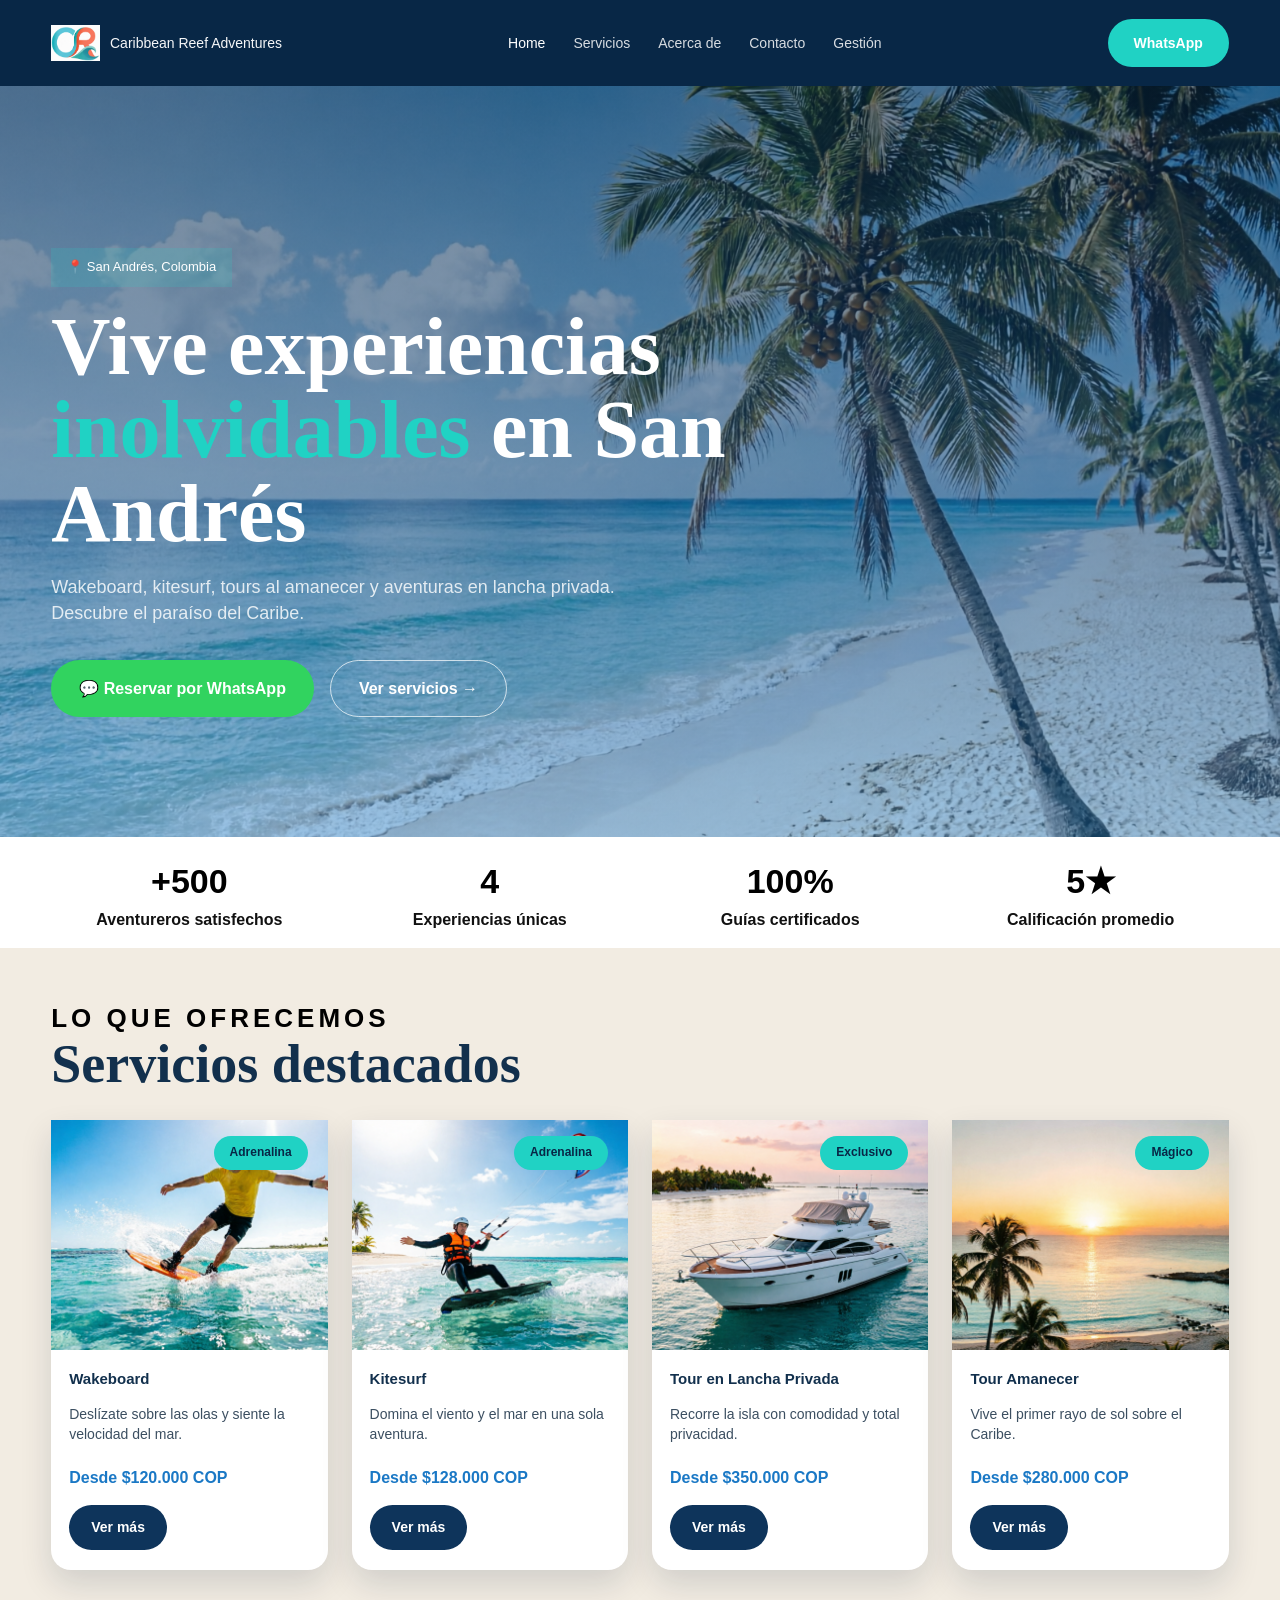
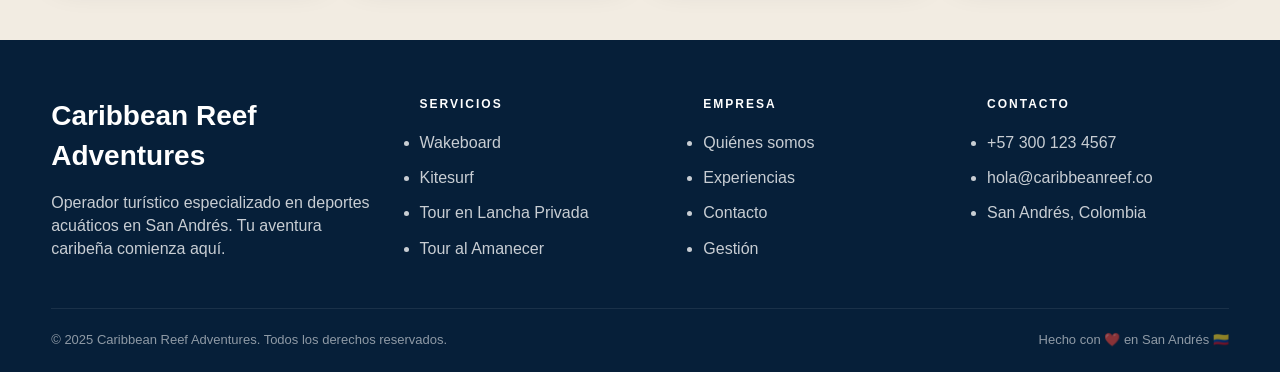
<file: index.html>
<!DOCTYPE html>
<html lang="es">
<head>
    <!-- Configuración básica del documento -->
    <meta charset="UTF-8">

    <!-- Hace que el sitio sea responsive en móviles y tablets -->
    <meta name="viewport" content="width=device-width, initial-scale=1.0">

    <!-- Título que aparece en la pestaña del navegador -->
    <title>Caribbean Reef Adventures | Home</title>

    <!-- Favicon: ícono que aparece junto al título en la pestaña -->
    <link rel="icon" type="image/x-icon" href="favicon.ico">

    <!-- Archivo principal de estilos CSS -->
    <link rel="stylesheet" href="assets/css/styles.css">
</head>

<body>

    <!-- =========================================================
         HEADER / BARRA DE NAVEGACIÓN
         ========================================================= -->
    <header class="site-header">
        <div class="container navbar">

            <!-- Nombre o marca del proyecto -->
            <a class="brand" href="index.html">
                <img src="assets/img/logo.png" alt="Caribbean Reef Adventures" class="brand-logo">
                <span>Caribbean Reef Adventures</span>
            </a>

            <!-- Menú principal -->
            <nav class="nav-links">
                <!-- Esta opción está activa porque estamos en Home -->
                <a href="index.html" class="active">Home</a>

                <a href="services.html">Servicios</a>
                <a href="about.html">Acerca de</a>
                <a href="contact.html">Contacto</a>
                <a href="admin-services.html">Gestión</a>
            </nav>

            <!-- Botón rápido hacia WhatsApp -->
            <a class="whatsapp-header"
               target="_blank"
               href="https://wa.me/573001234567">
                WhatsApp
            </a>
        </div>
    </header>


    <!-- =========================================================
         HERO PRINCIPAL DEL HOME
         ========================================================= -->
    <section class="page-hero page-hero--large hero-with-image"
             style="background-image:
                linear-gradient(180deg, rgba(8,38,71,0.55) 0%, rgba(16,71,125,0.55) 55%, rgba(35,125,200,0.45) 100%),
                url('assets/img/Hero.png');">
        <div class="container hero-home">

            <!-- Ubicación destacada -->
            <div class="location-badge">
                📍 San Andrés, Colombia
            </div>

            <!-- Título principal -->
            <h1 class="home-title serif">
                Vive experiencias
                <span class="accent">inolvidables</span>
                en San Andrés
            </h1>

            <!-- Texto descriptivo -->
            <p class="home-copy">
                Wakeboard, kitesurf, tours al amanecer y aventuras en lancha privada.
                Descubre el paraíso del Caribe.
            </p>

            <!-- Botones principales -->
            <div class="home-actions">
                <!-- Botón para reservar por WhatsApp -->
                <a class="btn btn-primary"
                   target="_blank"
                   href="https://wa.me/573001234567">
                    💬 Reservar por WhatsApp
                </a>

                <!-- Botón para ir a la página de servicios -->
                <a class="btn btn-outline" href="services.html">
                    Ver servicios →
                </a>
            </div>

        </div>
    </section>


    <!-- =========================================================
         BARRA DE MÉTRICAS / INDICADORES
         ========================================================= -->
    <section class="metrics-bar">
        <div class="container metrics-grid">

            <!-- Métrica 1 -->
            <div class="metric">
                <strong>+500</strong>
                <span>Aventureros satisfechos</span>
            </div>

            <!-- Métrica 2 -->
            <div class="metric">
                <strong>4</strong>
                <span>Experiencias únicas</span>
            </div>

            <!-- Métrica 3 -->
            <div class="metric">
                <strong>100%</strong>
                <span>Guías certificados</span>
            </div>

            <!-- Métrica 4 -->
            <div class="metric">
                <strong>5★</strong>
                <span>Calificación promedio</span>
            </div>

        </div>
    </section>


    <!-- =========================================================
         SECCIÓN DE SERVICIOS DESTACADOS
         ========================================================= -->
    <section class="featured-section">
        <div class="container">

            <!-- Texto superior -->
            <div class="featured-title-top">
                LO QUE OFRECEMOS
            </div>

            <!-- Título principal de la sección -->
            <h2 class="featured-title-main serif">
                Servicios destacados
            </h2>

            <!--
              Aquí se renderizan dinámicamente las tarjetas desde JavaScript.
              El contenido se inserta desde main.js usando los datos de services-data.js
            -->
            <div id="featured-services" class="featured-grid"></div>

        </div>
    </section>


    <!-- =========================================================
         FOOTER / PIE DE PÁGINA
         ========================================================= -->
    <footer class="site-footer">
        <div class="container footer-grid">

            <!-- Marca y descripción -->
            <div>
                <div class="footer-brand">Caribbean Reef Adventures</div>
                <p>
                    Operador turístico especializado en deportes acuáticos en San Andrés.
                    Tu aventura caribeña comienza aquí.
                </p>
            </div>

            <!-- Columna de servicios -->
            <div class="footer-column">
                <h4>Servicios</h4>
                <ul>
                    <li>Wakeboard</li>
                    <li>Kitesurf</li>
                    <li>Tour en Lancha Privada</li>
                    <li>Tour al Amanecer</li>
                </ul>
            </div>

            <!-- Columna de empresa -->
            <div class="footer-column">
                <h4>Empresa</h4>
                <ul>
                    <li><a href="about.html">Quiénes somos</a></li>
                    <li><a href="services.html">Experiencias</a></li>
                    <li><a href="contact.html">Contacto</a></li>
                    <li><a href="admin-services.html">Gestión</a></li>
                </ul>
            </div>

            <!-- Columna de contacto -->
            <div class="footer-column">
                <h4>Contacto</h4>
                <ul>
                    <li>+57 300 123 4567</li>
                    <li>hola@caribbeanreef.co</li>
                    <li>San Andrés, Colombia</li>
                </ul>
            </div>

        </div>

        <!-- Parte inferior final del footer -->
        <div class="container footer-bottom">
            <span>© 2025 Caribbean Reef Adventures. Todos los derechos reservados.</span>
            <span>Hecho con ❤️ en San Andrés 🇨🇴</span>
        </div>
    </footer>


    <!-- =========================================================
         ARCHIVOS JAVASCRIPT
         ========================================================= -->
    <!--
      Este archivo contiene los datos de los servicios.
      Actúa como respaldo local si el JSON no carga con fetch.
    -->
    <script src="assets/js/services-data.js"></script>

    <!--
      Este archivo contiene la lógica principal del sitio:
      - renderizado dinámico de servicios
      - favoritos
      - vista detalle expandible
      - servicios destacados del Home
    -->
    <script src="assets/js/main.js"></script>

</body>
</html>
</file>
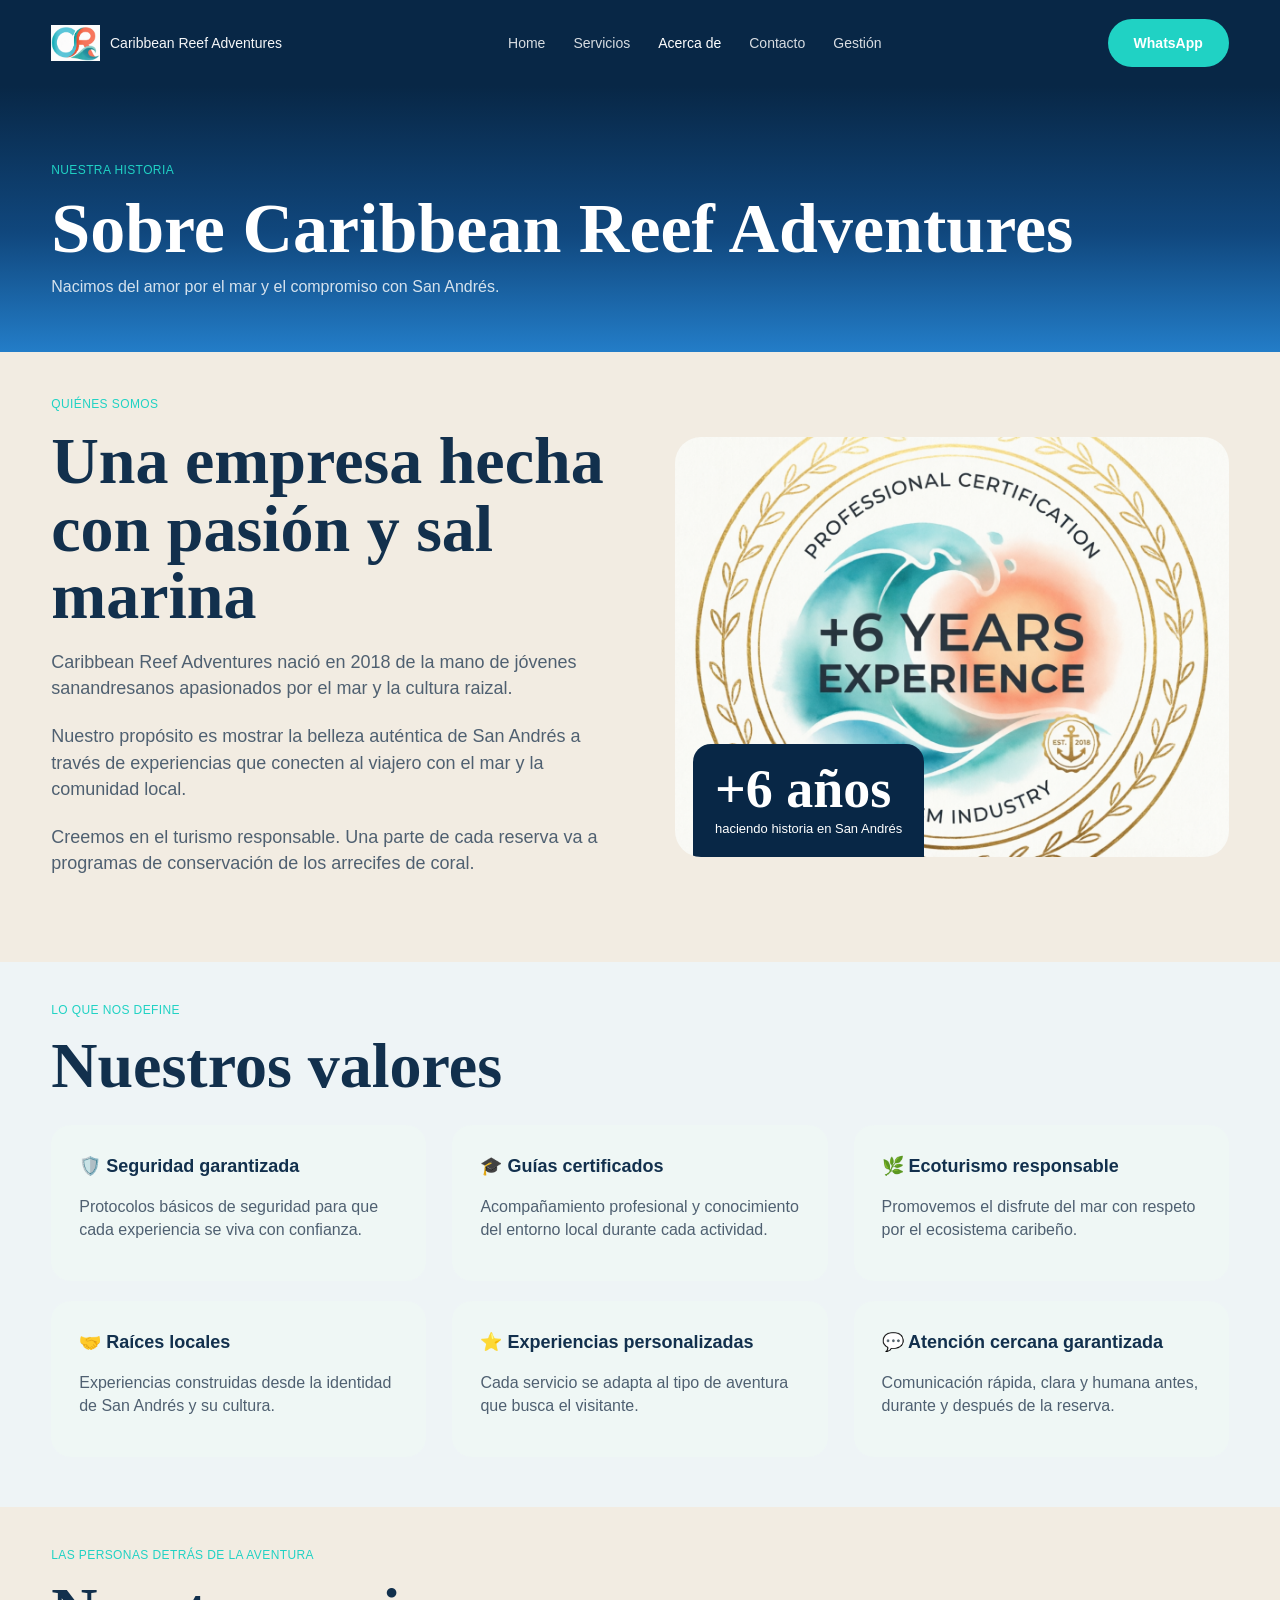
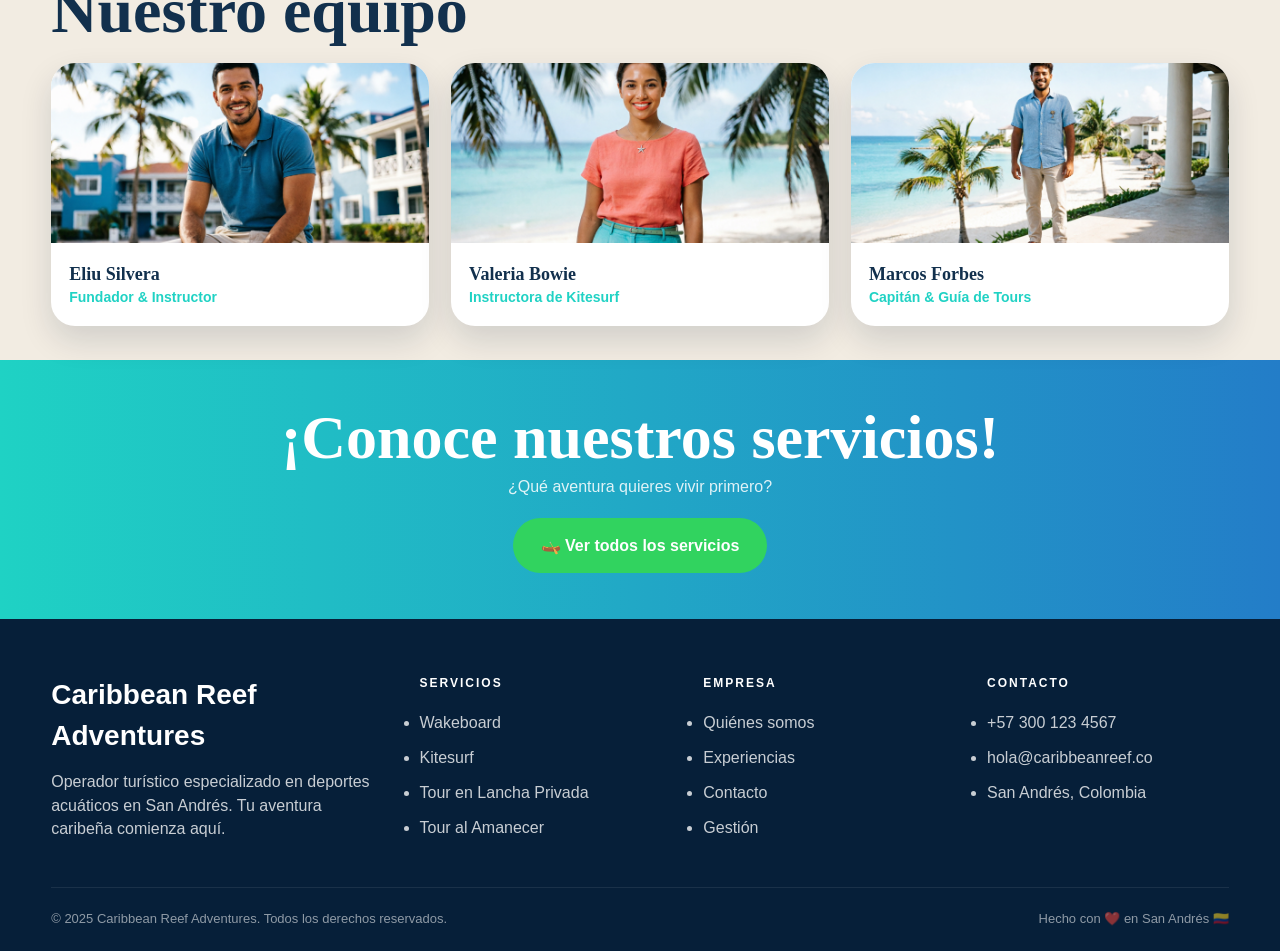
<file: about.html>
<!DOCTYPE html>
<html lang="es">
<head>
    <!-- Configuración básica del documento -->
    <meta charset="UTF-8">
    <meta name="viewport" content="width=device-width, initial-scale=1.0">

    <!-- Título que aparece en la pestaña del navegador -->
    <title>Caribbean Reef Adventures | Acerca de</title>

    <!-- Favicon: ícono que aparece junto al título en la pestaña -->
    <link rel="icon" type="image/x-icon" href="favicon.ico">

    <!-- Conexión con los estilos CSS -->
    <link rel="stylesheet" href="assets/css/styles.css">
</head>

<body>

    <!-- ================= HEADER / NAVBAR ================= -->
    <header class="site-header">
        <div class="container navbar">

            <!-- Nombre / logo -->
            <a class="brand" href="index.html">
                <img src="assets/img/logo.png" alt="Caribbean Reef Adventures" class="brand-logo">
                <span>Caribbean Reef Adventures</span>
            </a>

            <!-- Menú de navegación -->
            <nav class="nav-links">
                <a href="index.html">Home</a>
                <a href="services.html">Servicios</a>

                <!-- Página activa -->
                <a href="about.html" class="active">Acerca de</a>

                <a href="contact.html">Contacto</a>
                <a href="admin-services.html">Gestión</a>
            </nav>

            <!-- Botón de WhatsApp -->
            <a class="whatsapp-header" target="_blank"
               href="https://wa.me/573001234567">
                WhatsApp
            </a>

        </div>
    </header>

    <!-- ================= HERO (PARTE SUPERIOR AZUL) ================= -->
    <section class="page-hero page-hero--compact gradient-ocean">
        <div class="container">

            <!-- Texto pequeño -->
            <div class="eyebrow">Nuestra historia</div>

            <!-- Título principal -->
            <h1 class="about-hero-title serif">
                Sobre Caribbean Reef Adventures
            </h1>

            <!-- Descripción -->
            <p class="about-hero-copy">
                Nacimos del amor por el mar y el compromiso con San Andrés.
            </p>

        </div>
    </section>

    <!-- ================= SECCIÓN PRINCIPAL ================= -->
    <section class="about-main">
        <div class="container about-grid">

            <!-- Texto -->
            <div class="about-text">

                <div class="eyebrow">Quiénes somos</div>

                <h2 class="about-heading serif">
                    Una empresa hecha con pasión y sal marina
                </h2>

                <p>
                    Caribbean Reef Adventures nació en 2018 de la mano de jóvenes sanandresanos apasionados por el mar y la cultura raizal.
                </p>

                <p>
                    Nuestro propósito es mostrar la belleza auténtica de San Andrés a través de experiencias que conecten al viajero con el mar y la comunidad local.
                </p>

                <p>
                    Creemos en el turismo responsable. Una parte de cada reserva va a programas de conservación de los arrecifes de coral.
                </p>

            </div>

            <!-- Imagen decorativa -->
            <div class="about-image-box"
                 style="background-image:url('assets/img/Badge.png');">

                <!-- Caja de años -->
                <div class="about-years">
                    <strong>+6 años</strong>
                    <span>haciendo historia en San Andrés</span>
                </div>

            </div>

        </div>
    </section>

    <!-- ================= VALORES ================= -->
    <section class="values-section">
        <div class="container">

            <!-- Título -->
            <div class="center">
                <div class="eyebrow">Lo que nos define</div>
                <h2 class="values-title serif">Nuestros valores</h2>
            </div>

            <!-- Tarjetas -->
            <div class="values-grid">

                <article class="value-card">
                    <h3>🛡️ Seguridad garantizada</h3>
                    <p>Protocolos básicos de seguridad para que cada experiencia se viva con confianza.</p>
                </article>

                <article class="value-card">
                    <h3>🎓 Guías certificados</h3>
                    <p>Acompañamiento profesional y conocimiento del entorno local durante cada actividad.</p>
                </article>

                <article class="value-card">
                    <h3>🌿 Ecoturismo responsable</h3>
                    <p>Promovemos el disfrute del mar con respeto por el ecosistema caribeño.</p>
                </article>

                <article class="value-card">
                    <h3>🤝 Raíces locales</h3>
                    <p>Experiencias construidas desde la identidad de San Andrés y su cultura.</p>
                </article>

                <article class="value-card">
                    <h3>⭐ Experiencias personalizadas</h3>
                    <p>Cada servicio se adapta al tipo de aventura que busca el visitante.</p>
                </article>

                <article class="value-card">
                    <h3>💬 Atención cercana garantizada</h3>
                    <p>Comunicación rápida, clara y humana antes, durante y después de la reserva.</p>
                </article>

            </div>
        </div>
    </section>

    <!-- ================= EQUIPO ================= -->
    <section class="team-section">
        <div class="container">

            <div class="center">
                <div class="eyebrow">Las personas detrás de la aventura</div>
                <h2 class="team-title serif">Nuestro equipo</h2>
            </div>

            <div class="team-grid">

                <article class="team-card">
                    <div class="team-photo"
                         style="background-image:url('assets/img/team/Eliu.png');"></div>
                    <div class="body">
                        <h3>Eliu Silvera</h3>
                        <p>Fundador & Instructor</p>
                    </div>
                </article>

                <article class="team-card">
                    <div class="team-photo"
                         style="background-image:url('assets/img/team/Valeria.png');"></div>
                    <div class="body">
                        <h3>Valeria Bowie</h3>
                        <p>Instructora de Kitesurf</p>
                    </div>
                </article>

                <article class="team-card">
                    <div class="team-photo"
                         style="background-image:url('assets/img/team/Marcos.png');"></div>
                    <div class="body">
                        <h3>Marcos Forbes</h3>
                        <p>Capitán & Guía de Tours</p>
                    </div>
                </article>

            </div>
        </div>

        <!-- CTA FINAL -->
        <div class="cta-strip">
            <div class="container" style="text-align:center">
                <h2>¡Conoce nuestros servicios!</h2>
                <p>¿Qué aventura quieres vivir primero?</p>

                <a class="btn btn-primary" href="services.html">
                    🛶 Ver todos los servicios
                </a>
            </div>
        </div>
    </section>

    <!-- ================= FOOTER ================= -->
    <footer class="site-footer">
        <div class="container footer-grid">

            <!-- Marca -->
            <div>
                <div class="footer-brand">Caribbean Reef Adventures</div>
                <p>
                    Operador turístico especializado en deportes acuáticos en San Andrés.
                    Tu aventura caribeña comienza aquí.
                </p>
            </div>

            <!-- Servicios -->
            <div class="footer-column">
                <h4>Servicios</h4>
                <ul>
                    <li>Wakeboard</li>
                    <li>Kitesurf</li>
                    <li>Tour en Lancha Privada</li>
                    <li>Tour al Amanecer</li>
                </ul>
            </div>

            <!-- Empresa -->
            <div class="footer-column">
                <h4>Empresa</h4>
                <ul>
                    <li><a href="about.html">Quiénes somos</a></li>
                    <li><a href="services.html">Experiencias</a></li>
                    <li><a href="contact.html">Contacto</a></li>
                    <li><a href="admin-services.html">Gestión</a></li>
                </ul>
            </div>

            <!-- Contacto -->
            <div class="footer-column">
                <h4>Contacto</h4>
                <ul>
                    <li>+57 300 123 4567</li>
                    <li>hola@caribbeanreef.co</li>
                    <li>San Andrés, Colombia</li>
                </ul>
            </div>

        </div>

        <!-- Parte final -->
        <div class="container footer-bottom">
            <span>© 2025 Caribbean Reef Adventures. Todos los derechos reservados.</span>
            <span>Hecho con ❤️ en San Andrés 🇨🇴</span>
        </div>
    </footer>

</body>
</html>
</file>
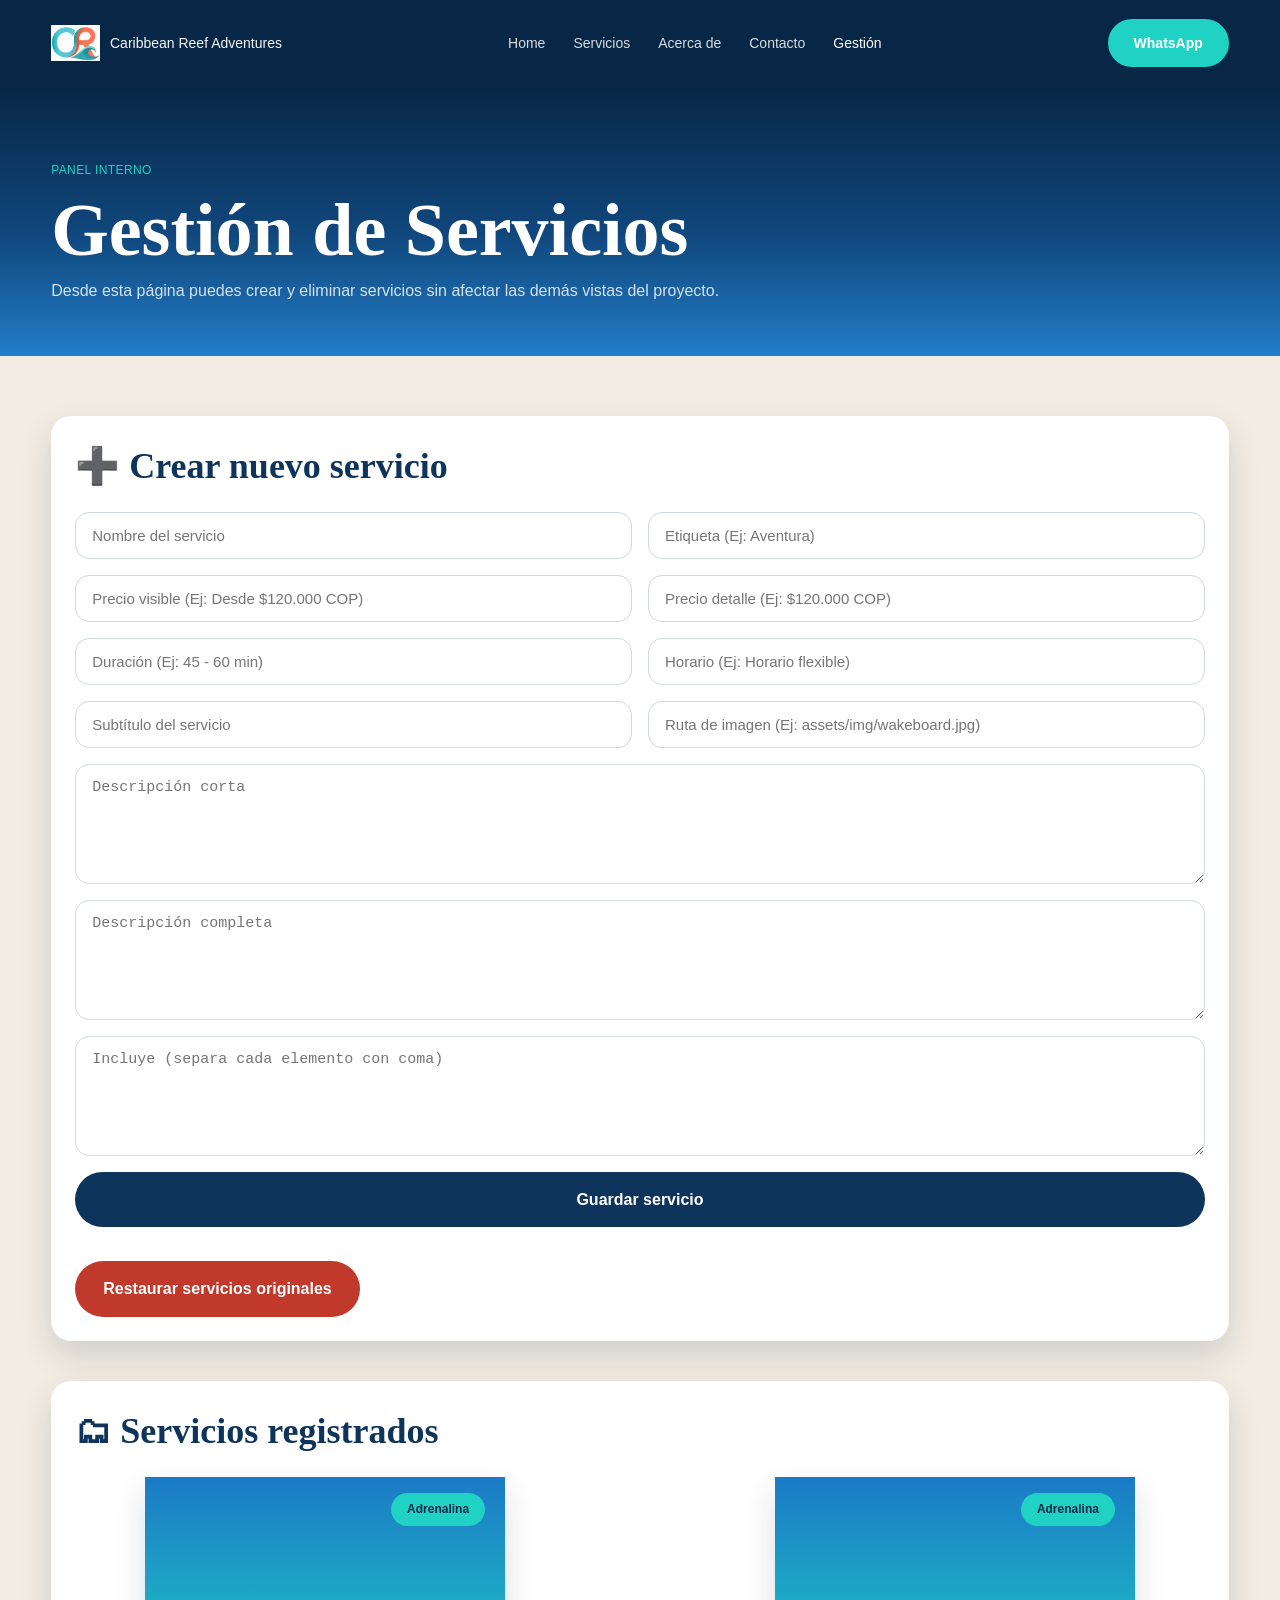
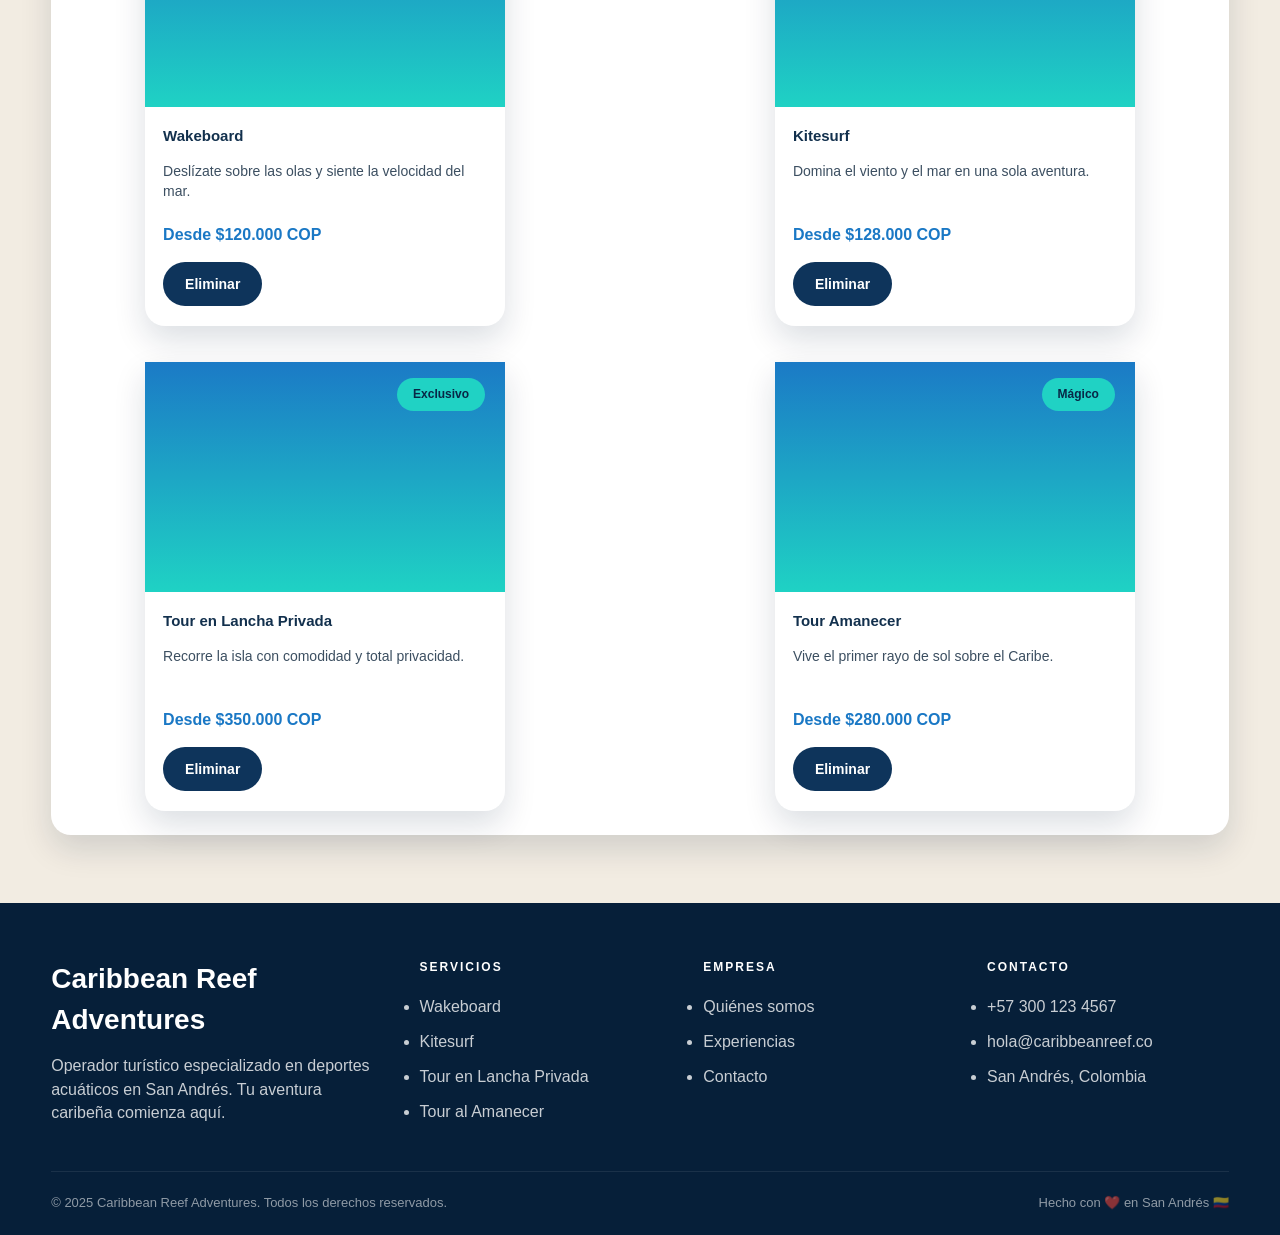
<file: admin-services.html>
<!DOCTYPE html>
<html lang="es">
<head>
    <!-- =========================================================
         CONFIGURACIÓN BÁSICA DEL DOCUMENTO
         ========================================================= -->
    <!-- Define la codificación de caracteres para soportar tildes y ñ -->
    <meta charset="UTF-8">

    <!-- Hace que la página se adapte correctamente a móviles y tablets -->
    <meta name="viewport" content="width=device-width, initial-scale=1.0">

    <!-- Título que aparece en la pestaña del navegador -->
    <title>Caribbean Reef Adventures | Gestión de Servicios</title>

    <!-- Favicon: ícono que aparece junto al título en la pestaña -->
    <link rel="icon" type="image/x-icon" href="favicon.ico">

    <!-- Conexión con la hoja de estilos principal -->
    <link rel="stylesheet" href="assets/css/styles.css">
</head>

<body>

    <!-- =========================================================
         HEADER / BARRA DE NAVEGACIÓN
         ========================================================= -->
    <header class="site-header">
        <div class="container navbar">

            <!-- Marca o nombre principal del proyecto -->
            <a class="brand" href="index.html">
                <img src="assets/img/logo.png" alt="Caribbean Reef Adventures" class="brand-logo">
                <span>Caribbean Reef Adventures</span>
            </a>

            <!-- Menú de navegación principal -->
            <nav class="nav-links">
                <a href="index.html">Home</a>
                <a href="services.html">Servicios</a>
                <a href="about.html">Acerca de</a>
                <a href="contact.html">Contacto</a>

                <!-- Esta opción aparece activa porque estamos en la página de gestión -->
                <a href="admin-services.html" class="active">Gestión</a>
            </nav>

            <!-- Botón directo a WhatsApp -->
            <a class="whatsapp-header"
               target="_blank"
               href="https://wa.me/573001234567">
                WhatsApp
            </a>
        </div>
    </header>


    <!-- =========================================================
         HERO / ENCABEZADO DE LA PÁGINA
         ========================================================= -->
    <section class="page-hero page-hero--compact gradient-ocean">
        <div class="container">

            <!-- Texto pequeño superior -->
            <div class="eyebrow">Panel interno</div>

            <!-- Título principal -->
            <h1 class="services-title serif">Gestión de Servicios</h1>

            <!-- Descripción breve -->
            <p style="color: rgba(255, 255, 255, 0.82);">
                Desde esta página puedes crear y eliminar servicios sin afectar las demás vistas del proyecto.
            </p>
        </div>
    </section>


    <!-- =========================================================
         CONTENIDO PRINCIPAL DEL MINI CRUD
         ========================================================= -->
    <section class="services-layout">
        <div class="container">

            <!-- =====================================================
                 BLOQUE 1: FORMULARIO PARA CREAR NUEVOS SERVICIOS
                 ===================================================== -->
            <section class="crud-section">

                <!-- Título del bloque -->
                <h2 class="serif">➕ Crear nuevo servicio</h2>

                <!--
                  Formulario principal para registrar un nuevo servicio.

                  Cada campo representa una propiedad del objeto servicio
                  que luego será guardado en localStorage desde admin-services.js
                -->
                <form id="service-form" class="crud-form">

                    <!-- Nombre visible del servicio -->
                    <input type="text"
                           id="name"
                           placeholder="Nombre del servicio"
                           required>

                    <!-- Etiqueta o categoría del servicio -->
                    <input type="text"
                           id="tag"
                           placeholder="Etiqueta (Ej: Aventura)"
                           required>

                    <!-- Precio corto que se muestra en la card -->
                    <input type="text"
                           id="priceLabel"
                           placeholder="Precio visible (Ej: Desde $120.000 COP)"
                           required>

                    <!-- Precio detallado que se muestra en el detalle -->
                    <input type="text"
                           id="priceDetail"
                           placeholder="Precio detalle (Ej: $120.000 COP)"
                           required>

                    <!-- Duración del servicio -->
                    <input type="text"
                           id="duration"
                           placeholder="Duración (Ej: 45 - 60 min)"
                           required>

                    <!-- Horario o disponibilidad -->
                    <input type="text"
                           id="schedule"
                           placeholder="Horario (Ej: Horario flexible)"
                           required>

                    <!-- Subtítulo llamativo para el detalle del servicio -->
                    <input type="text"
                           id="subtitle"
                           placeholder="Subtítulo del servicio"
                           required>

                    <!-- Ruta de la imagen representativa -->
                    <input type="text"
                           id="image"
                           placeholder="Ruta de imagen (Ej: assets/img/wakeboard.jpg)"
                           required>

                    <!-- Descripción corta del servicio -->
                    <textarea id="shortDescription"
                              placeholder="Descripción corta"
                              required></textarea>

                    <!-- Descripción completa del servicio -->
                    <textarea id="description"
                              placeholder="Descripción completa"
                              required></textarea>

                    <!-- Lista de elementos incluidos -->
                    <textarea id="includes"
                              placeholder="Incluye (separa cada elemento con coma)"
                              required></textarea>

                    <!-- Botón para guardar el nuevo servicio -->
                    <button type="submit" class="btn btn-dark">
                        Guardar servicio
                    </button>
                </form>

                <!--
                  Contenedor donde JavaScript mostrará mensajes
                  de éxito o error al usuario
                -->
                <div id="crud-message" class="form-message"></div>

                <button type="button" id="restore-services-btn" class="btn btn-restore">
                    Restaurar servicios originales
                </button>
            </section>


            <!-- =====================================================
                 BLOQUE 2: LISTADO DE SERVICIOS REGISTRADOS
                 ===================================================== -->
            <section class="crud-section">

                <!-- Título del bloque -->
                <h2 class="serif">🗂 Servicios registrados</h2>

                <!--
                  Contenedor donde se renderizan dinámicamente
                  todos los servicios visibles del catálogo.

                  Aquí aparecen:
                  - servicios base
                  - servicios creados manualmente
                  - cada uno con opción de eliminar desde esta página
                -->
                <div id="admin-services-list" class="services-grid"></div>
            </section>

        </div>
    </section>


    <!-- =========================================================
         FOOTER / PIE DE PÁGINA
         ========================================================= -->
    <footer class="site-footer">
        <div class="container footer-grid">

            <!-- Marca y descripción -->
            <div>
                <div class="footer-brand">Caribbean Reef Adventures</div>
                <p>
                    Operador turístico especializado en deportes acuáticos en San Andrés.
                    Tu aventura caribeña comienza aquí.
                </p>
            </div>

            <!-- Columna: Servicios -->
            <div class="footer-column">
                <h4>Servicios</h4>
                <ul>
                    <li>Wakeboard</li>
                    <li>Kitesurf</li>
                    <li>Tour en Lancha Privada</li>
                    <li>Tour al Amanecer</li>
                </ul>
            </div>

            <!-- Columna: Empresa -->
            <div class="footer-column">
                <h4>Empresa</h4>
                <ul>
                    <li><a href="about.html">Quiénes somos</a></li>
                    <li><a href="services.html">Experiencias</a></li>
                    <li><a href="contact.html">Contacto</a></li>
                </ul>
            </div>

            <!-- Columna: Contacto -->
            <div class="footer-column">
                <h4>Contacto</h4>
                <ul>
                    <li>+57 300 123 4567</li>
                    <li>hola@caribbeanreef.co</li>
                    <li>San Andrés, Colombia</li>
                </ul>
            </div>
        </div>

        <!-- Parte inferior del footer -->
        <div class="container footer-bottom">
            <span>© 2025 Caribbean Reef Adventures. Todos los derechos reservados.</span>
            <span>Hecho con ❤️ en San Andrés 🇨🇴</span>
        </div>
    </footer>


    <!-- =========================================================
         ARCHIVO JAVASCRIPT DEL MINI CRUD
         =========================================================

         Este archivo se encarga de:
         - leer el formulario
         - crear servicios nuevos
         - guardarlos en localStorage
         - mostrar los servicios registrados
         - eliminar servicios desde esta página
    -->
    <!--
      Datos base de servicios. Se usa como respaldo si el navegador no carga
      assets/data/services.json cuando el proyecto se abre con doble clic.
    -->
    <script src="assets/js/services-data.js"></script>

    <script src="assets/js/admin-services.js"></script>

</body>
</html>
</file>
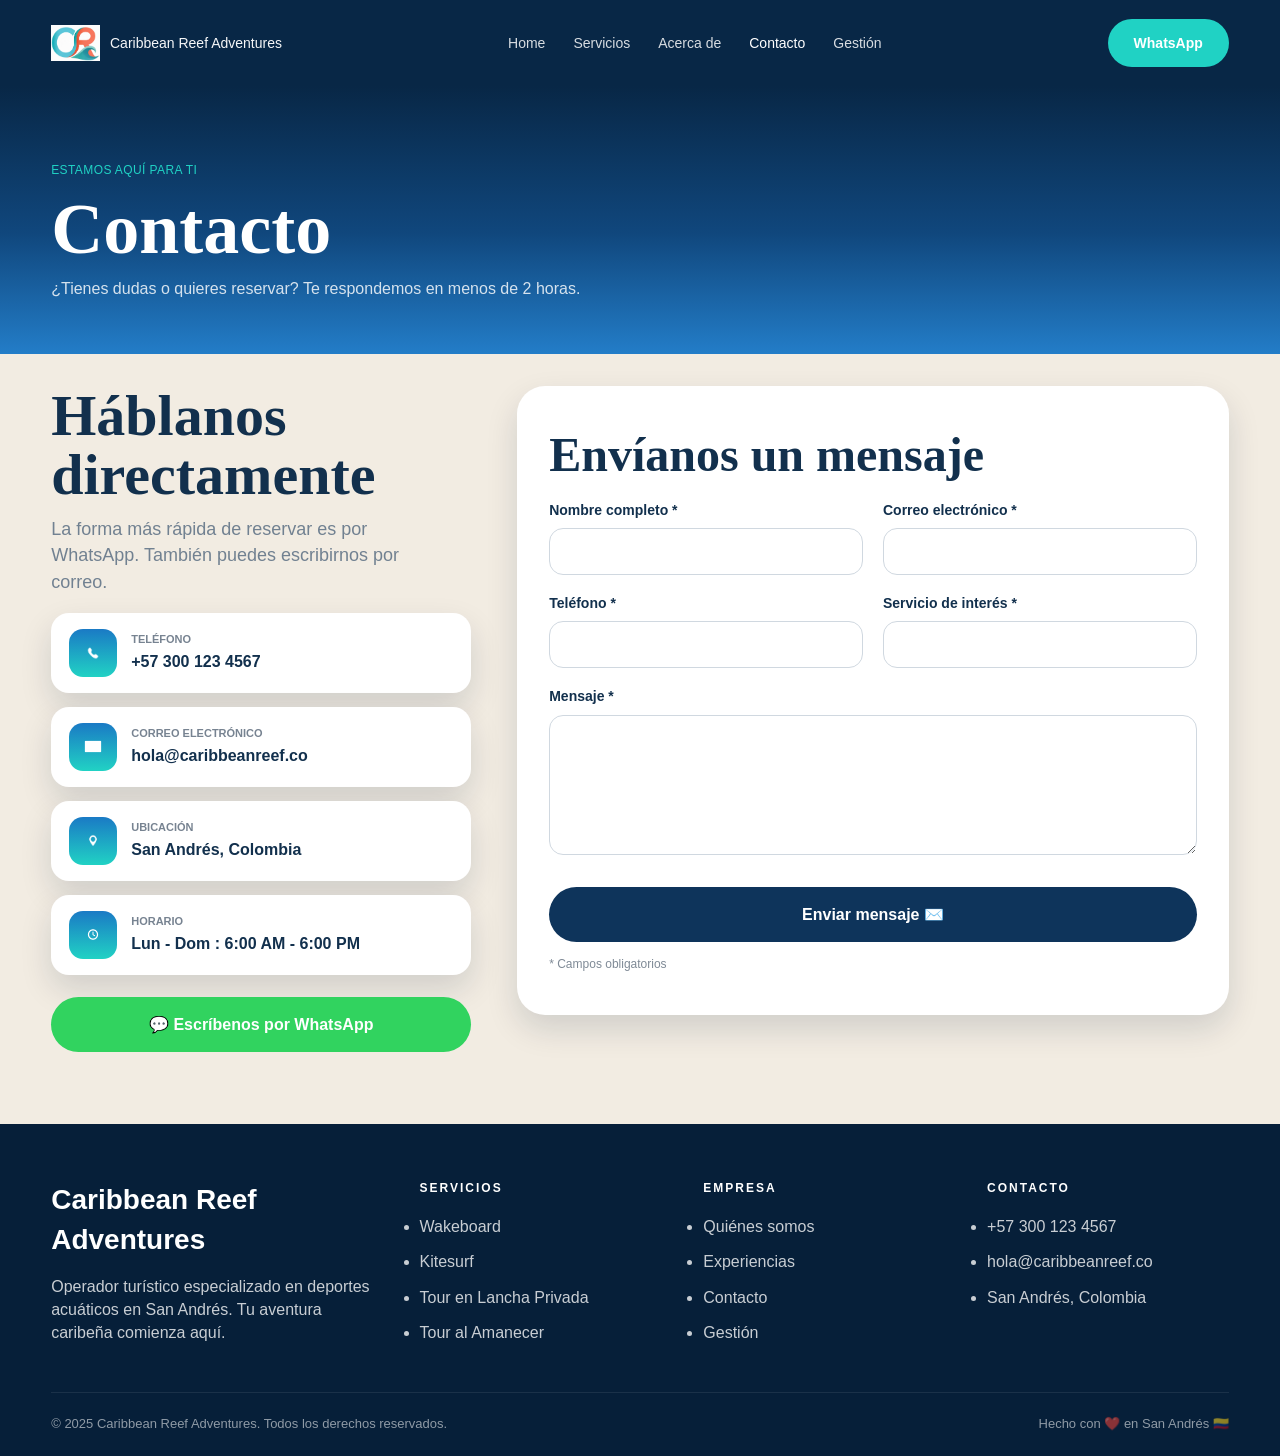
<file: contact.html>
<!DOCTYPE html>
<html lang="es">
<head>
    <!-- Configuración básica del documento -->
    <meta charset="UTF-8">

    <!-- Hace que el diseño se adapte correctamente a móviles y tablets -->
    <meta name="viewport" content="width=device-width, initial-scale=1.0">

    <!-- Título que aparece en la pestaña del navegador -->
    <title>Caribbean Reef Adventures | Contacto</title>

    <!-- Favicon: ícono que aparece junto al título en la pestaña -->
    <link rel="icon" type="image/x-icon" href="favicon.ico">

    <!-- Enlace al archivo principal de estilos -->
    <link rel="stylesheet" href="assets/css/styles.css">
</head>

<body>

    <!-- =========================================================
         HEADER / BARRA DE NAVEGACIÓN
         ========================================================= -->
    <header class="site-header">
        <div class="container navbar">

            <!-- Nombre o marca del proyecto -->
            <a class="brand" href="index.html">
                <img src="assets/img/logo.png" alt="Caribbean Reef Adventures" class="brand-logo">
                <span>Caribbean Reef Adventures</span>
            </a>

            <!-- Menú principal de navegación -->
            <nav class="nav-links">
                <a href="index.html">Home</a>
                <a href="services.html">Servicios</a>
                <a href="about.html">Acerca de</a>

                <!-- Esta opción está activa porque estamos en la página de contacto -->
                <a href="contact.html" class="active">Contacto</a>
                <a href="admin-services.html">Gestión</a>
            </nav>

            <!-- Botón rápido de contacto por WhatsApp -->
            <a class="whatsapp-header"
               target="_blank"
               href="https://wa.me/573001234567">
                WhatsApp
            </a>
        </div>
    </header>


    <!-- =========================================================
         HERO / ENCABEZADO PRINCIPAL DE LA PÁGINA
         ========================================================= -->
    <section class="page-hero page-hero--compact gradient-ocean">
        <div class="container">

            <!-- Texto pequeño superior -->
            <div class="eyebrow">Estamos aquí para ti</div>

            <!-- Título principal -->
            <h1 class="contact-hero-title serif">Contacto</h1>

            <!-- Texto descriptivo -->
            <p style="color: rgba(255, 255, 255, 0.82);">
                ¿Tienes dudas o quieres reservar? Te respondemos en menos de 2 horas.
            </p>
        </div>
    </section>


    <!-- =========================================================
         SECCIÓN PRINCIPAL DE CONTACTO
         ========================================================= -->
    <section class="contact-layout">
        <div class="container contact-grid">

            <!-- =========================================
                 COLUMNA IZQUIERDA: INFORMACIÓN DIRECTA
                 ========================================= -->
            <div class="contact-left">

                <!-- Título de la sección -->
                <h2>Háblanos directamente</h2>

                <!-- Texto explicativo -->
                <p>
                    La forma más rápida de reservar es por WhatsApp.
                    También puedes escribirnos por correo.
                </p>

                <!-- Lista de tarjetas con información de contacto -->
                <div class="contact-info-list">

                    <!-- Tarjeta: Teléfono -->
                    <article class="contact-info-card">
                        <div class="icon">
                            <img src="assets/img/icons/icono_tel.png" alt="Teléfono">
                        </div>
                        <div>
                            <small>Teléfono</small>
                            <strong>+57 300 123 4567</strong>
                        </div>
                    </article>

                    <!-- Tarjeta: Correo -->
                    <article class="contact-info-card">
                        <div class="icon">
                            <img src="assets/img/icons/icono_mail.png" alt="Correo">
                        </div>
                        <div>
                            <small>Correo electrónico</small>
                            <strong>hola@caribbeanreef.co</strong>
                        </div>
                    </article>

                    <!-- Tarjeta: Ubicación -->
                    <article class="contact-info-card">
                        <div class="icon">
                            <img src="assets/img/icons/icono_place.png" alt="Ubicación">
                        </div>
                        <div>
                            <small>Ubicación</small>
                            <strong>San Andrés, Colombia</strong>
                        </div>
                    </article>

                    <!-- Tarjeta: Horario -->
                    <article class="contact-info-card">
                        <div class="icon">
                            <img src="assets/img/icons/icono_hora.png" alt="Horario">
                        </div>
                        <div>
                            <small>Horario</small>
                            <strong>Lun - Dom : 6:00 AM - 6:00 PM</strong>
                        </div>
                    </article>
                </div>

                <!-- Botón grande para escribir directamente por WhatsApp -->
                <a class="btn btn-primary contact-whatsapp"
                   target="_blank"
                   href="https://wa.me/573001234567">
                    💬 Escríbenos por WhatsApp
                </a>
            </div>


            <!-- =========================================
                 COLUMNA DERECHA: FORMULARIO DE CONTACTO
                 ========================================= -->
            <div class="contact-form-box">

                <!-- Título del formulario -->
                <h2>Envíanos un mensaje</h2>

                <!-- Formulario principal -->
                <form id="contact-form">
                    <div class="form-grid">

                        <!-- Campo: Nombre completo -->
                        <div class="form-group">
                            <label for="name">Nombre completo *</label>
                            <input class="input" id="name" type="text">
                        </div>

                        <!-- Campo: Correo electrónico -->
                        <div class="form-group">
                            <label for="email">Correo electrónico *</label>
                            <input class="input" id="email" type="email">
                        </div>

                        <!-- Campo: Teléfono -->
                        <div class="form-group">
                            <label for="phone">Teléfono *</label>
                            <input class="input" id="phone" type="text">
                        </div>

                        <!-- Campo: Servicio de interés -->
                        <div class="form-group">
                            <label for="service">Servicio de interés *</label>
                            <input class="input" id="service" type="text">
                        </div>

                        <!-- Campo: Mensaje -->
                        <div class="form-group full">
                            <label for="details">Mensaje *</label>
                            <textarea class="input textarea" id="details"></textarea>
                        </div>

                        <!-- Botón de envío + mensajes -->
                        <div class="full">
                            <button class="btn btn-dark form-submit" type="submit">
                                Enviar mensaje ✉️
                            </button>

                            <!-- Nota de campos obligatorios -->
                            <div class="form-note">* Campos obligatorios</div>

                            <!-- Aquí se mostrará el mensaje de éxito o error desde contact.js -->
                            <div id="form-message" class="form-message"></div>
                        </div>

                    </div>
                </form>
            </div>

        </div>
    </section>


    <!-- =========================================================
         FOOTER / PIE DE PÁGINA
         ========================================================= -->
    <footer class="site-footer">
        <div class="container footer-grid">

            <!-- Marca o descripción del proyecto -->
            <div>
                <div class="footer-brand">Caribbean Reef Adventures</div>
                <p>
                    Operador turístico especializado en deportes acuáticos en San Andrés.
                    Tu aventura caribeña comienza aquí.
                </p>
            </div>

            <!-- Columna: Servicios -->
            <div class="footer-column">
                <h4>Servicios</h4>
                <ul>
                    <li>Wakeboard</li>
                    <li>Kitesurf</li>
                    <li>Tour en Lancha Privada</li>
                    <li>Tour al Amanecer</li>
                </ul>
            </div>

            <!-- Columna: Empresa -->
            <div class="footer-column">
                <h4>Empresa</h4>
                <ul>
                    <li><a href="about.html">Quiénes somos</a></li>
                    <li><a href="services.html">Experiencias</a></li>
                    <li><a href="contact.html">Contacto</a></li>
                    <li><a href="admin-services.html">Gestión</a></li>
                </ul>
            </div>

            <!-- Columna: Datos de contacto -->
            <div class="footer-column">
                <h4>Contacto</h4>
                <ul>
                    <li>+57 300 123 4567</li>
                    <li>hola@caribbeanreef.co</li>
                    <li>San Andrés, Colombia</li>
                </ul>
            </div>

        </div>

        <!-- Parte inferior del footer -->
        <div class="container footer-bottom">
            <span>© 2025 Caribbean Reef Adventures. Todos los derechos reservados.</span>
            <span>Hecho con ❤️ en San Andrés 🇨🇴</span>
        </div>
    </footer>


    <!-- =========================================================
         ARCHIVO JAVASCRIPT DEL FORMULARIO
         =========================================================
         Este archivo contiene la validación del formulario de contacto.
         -->
    <script src="assets/js/contact.js"></script>

</body>
</html>
</file>
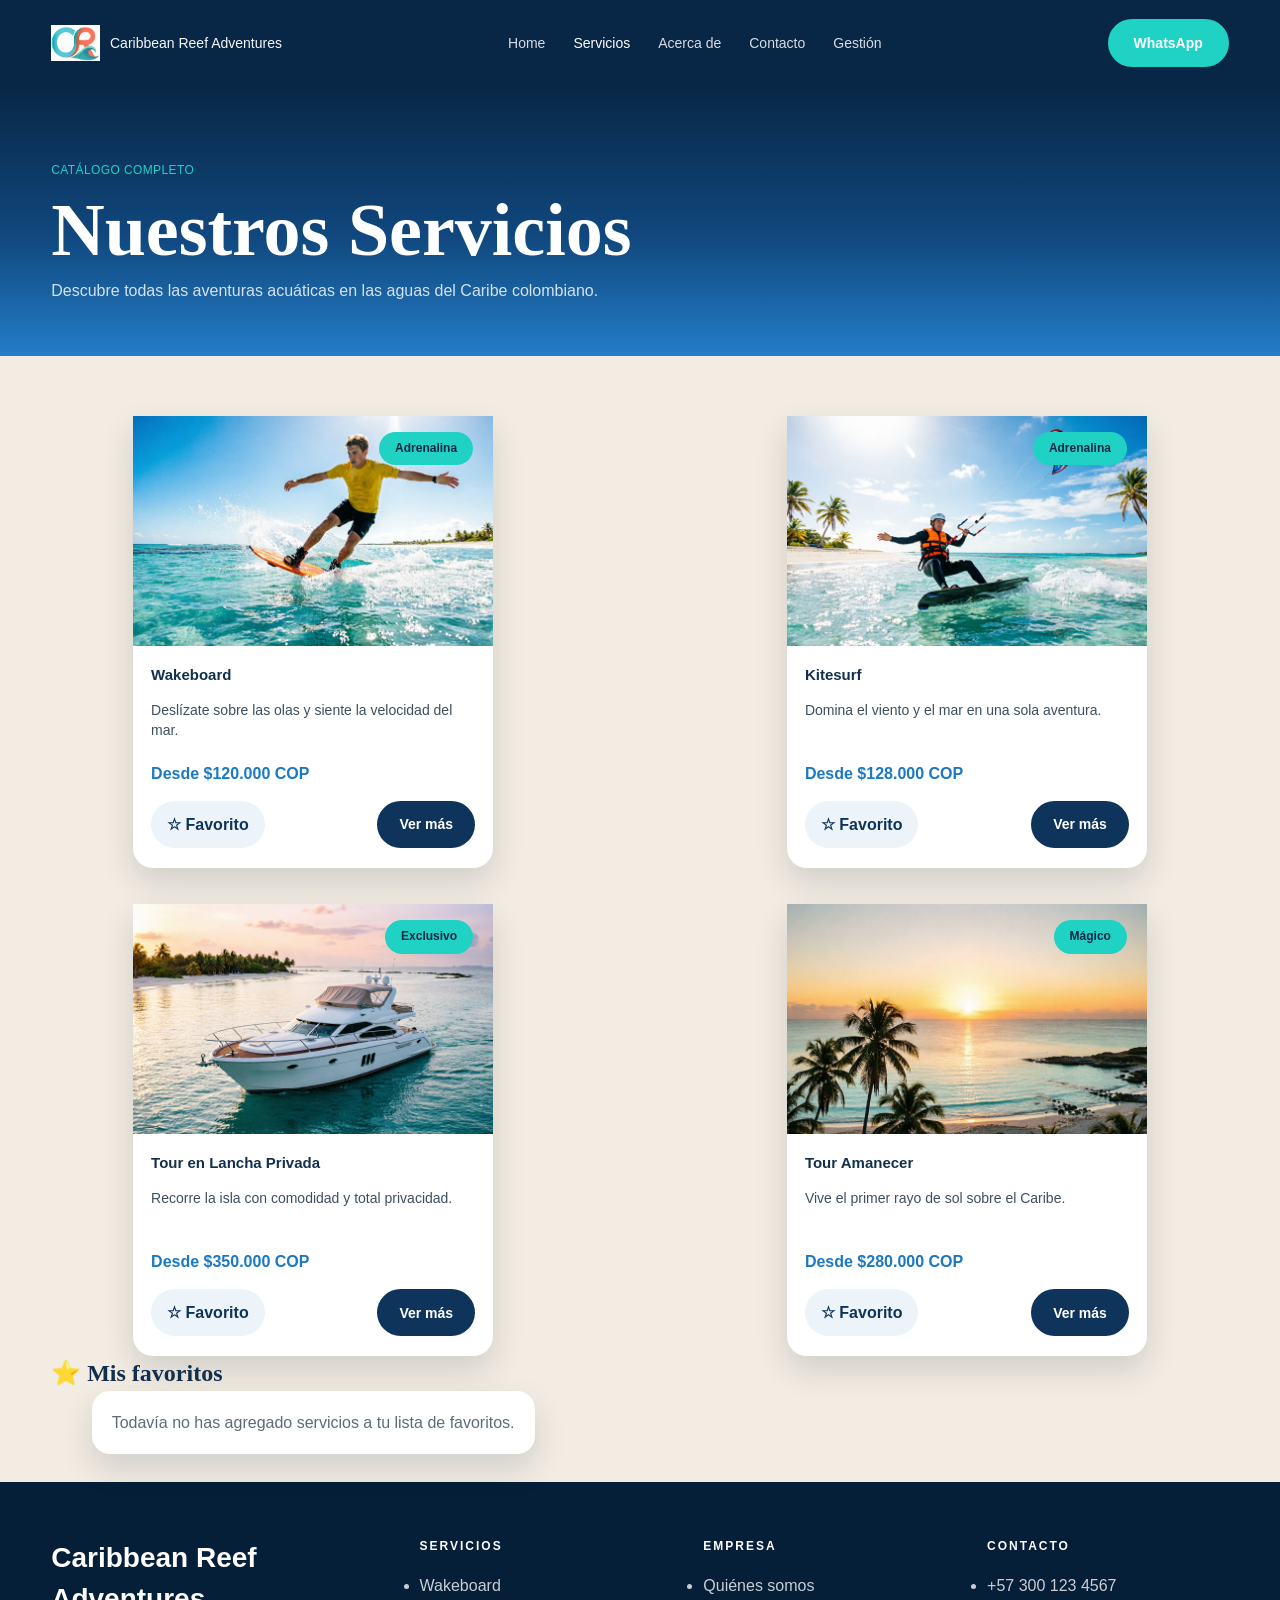
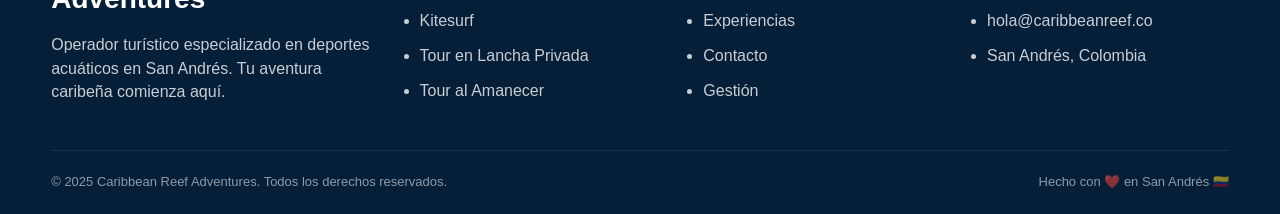
<file: services.html>
<!DOCTYPE html>
<html lang="es">
<head>
    <!-- Configuración básica del documento -->
    <meta charset="UTF-8">

    <!-- Hace que el sitio se adapte correctamente a celulares y tablets -->
    <meta name="viewport" content="width=device-width, initial-scale=1.0">

    <!-- Título que aparece en la pestaña del navegador -->
    <title>Caribbean Reef Adventures | Servicios</title>

    <!-- Favicon: ícono que aparece junto al título en la pestaña -->
    <link rel="icon" type="image/x-icon" href="favicon.ico">

    <!-- Enlace al archivo principal de estilos CSS -->
    <link rel="stylesheet" href="assets/css/styles.css">
</head>

<body>

    <!-- =========================================================
         HEADER / BARRA DE NAVEGACIÓN
         ========================================================= -->
    <header class="site-header">
        <div class="container navbar">

            <!-- Nombre o marca principal del sitio -->
            <a class="brand" href="index.html">
                <img src="assets/img/logo.png" alt="Caribbean Reef Adventures" class="brand-logo">
                <span>Caribbean Reef Adventures</span>
            </a>

            <!-- Menú principal de navegación -->
            <nav class="nav-links">
                <a href="index.html">Home</a>

                <!-- Esta opción está activa porque estamos en la página de servicios -->
                <a href="services.html" class="active">Servicios</a>

                <a href="about.html">Acerca de</a>
                <a href="contact.html">Contacto</a>
                <a href="admin-services.html">Gestión</a>
            </nav>

            <!-- Botón directo a WhatsApp -->
            <a class="whatsapp-header"
               target="_blank"
               href="https://wa.me/573001234567">
                WhatsApp
            </a>
        </div>
    </header>

    <!-- =========================================================
         HERO / ENCABEZADO PRINCIPAL DE LA PÁGINA
         ========================================================= -->
    <section class="page-hero page-hero--compact gradient-ocean" id="services-top">
        <div class="container">

            <!-- Texto pequeño superior -->
            <div class="eyebrow">Catálogo completo</div>

            <!-- Título principal -->
            <h1 class="services-title serif">Nuestros Servicios</h1>

            <!-- Texto descriptivo -->
            <p style="color: rgba(255, 255, 255, 0.82);">
                Descubre todas las aventuras acuáticas en las aguas del Caribe colombiano.
            </p>
        </div>
    </section>

    <!-- =========================================================
         SECCIÓN PRINCIPAL DEL CATÁLOGO
         ========================================================= -->
    <section class="services-layout">
        <div class="container">

            <!--
              Este contenedor está vacío en el HTML porque las tarjetas
              de servicios se crean dinámicamente con JavaScript.

              El archivo main.js toma los datos desde services-data.js
              o desde services.json y dibuja aquí las cards.
            -->
            <div id="services-list" class="services-grid"></div>

            <!--
              Sección para visualizar la lista personalizada de favoritos.

              Esta parte cumple el requisito de interacción del usuario:
              los servicios que se guardan con localStorage se muestran
              nuevamente aquí en tiempo real.
            -->
            <section class="favorites-section">
                <h2 class="serif">⭐ Mis favoritos</h2>

                <!--
                  Este contenedor se llena dinámicamente con JavaScript.
                  Aquí aparecerán únicamente los servicios marcados
                  como favoritos por el usuario.
                -->
                <div id="favorites-list" class="services-grid"></div>
            </section>

            <!--
              Este contenedor también inicia vacío.

              Aquí se inserta dinámicamente la vista detalle del servicio
              cuando el usuario hace clic en el botón “Ver más”.

              Importante:
              el detalle no se abre en otra página, sino dentro
              de esta misma sección.
            -->
            <div id="inline-detail" class="inline-detail"></div>

        </div>
    </section>

    <!-- =========================================================
         FOOTER / PIE DE PÁGINA
         ========================================================= -->
    <footer class="site-footer">
        <div class="container footer-grid">

            <!-- Marca y descripción general -->
            <div>
                <div class="footer-brand">Caribbean Reef Adventures</div>
                <p>
                    Operador turístico especializado en deportes acuáticos en San Andrés.
                    Tu aventura caribeña comienza aquí.
                </p>
            </div>

            <!-- Columna: servicios -->
            <div class="footer-column">
                <h4>Servicios</h4>
                <ul>
                    <li>Wakeboard</li>
                    <li>Kitesurf</li>
                    <li>Tour en Lancha Privada</li>
                    <li>Tour al Amanecer</li>
                </ul>
            </div>

            <!-- Columna: empresa -->
            <div class="footer-column">
                <h4>Empresa</h4>
                <ul>
                    <li><a href="about.html">Quiénes somos</a></li>
                    <li><a href="services.html">Experiencias</a></li>
                    <li><a href="contact.html">Contacto</a></li>
                    <li><a href="admin-services.html">Gestión</a></li>
                </ul>
            </div>

            <!-- Columna: contacto -->
            <div class="footer-column">
                <h4>Contacto</h4>
                <ul>
                    <li>+57 300 123 4567</li>
                    <li>hola@caribbeanreef.co</li>
                    <li>San Andrés, Colombia</li>
                </ul>
            </div>

        </div>

        <!-- Franja inferior del footer -->
        <div class="container footer-bottom">
            <span>© 2025 Caribbean Reef Adventures. Todos los derechos reservados.</span>
            <span>Hecho con ❤️ en San Andrés 🇨🇴</span>
        </div>
    </footer>

    <!-- =========================================================
         ARCHIVOS JAVASCRIPT
         ========================================================= -->
    <!--
      Archivo que contiene los datos de los servicios.
      Funciona como respaldo local si el JSON externo no carga.
    -->
    <script src="assets/js/services-data.js"></script>

    <!--
      Archivo principal de lógica del proyecto.

      Se encarga de:
      - cargar los servicios
      - renderizar las tarjetas del catálogo
      - manejar favoritos
      - mostrar el detalle expandible dentro de la misma página
    -->
    <script src="assets/js/main.js"></script>

</body>
</html>
</file>
<file: assets/css/styles.css>
/* ==========================================================================
   styles.css
   ==========================================================================
   Este archivo contiene los estilos globales del proyecto
   "Caribbean Reef Adventures".

   Organización del archivo:
   1. Variables globales
   2. Reset y estilos base
   3. Utilidades reutilizables
   4. Header y navegación
   5. Footer
   6. Hero y secciones generales
   7. Home
   8. Acerca de
   9. Servicios
   10. Detalle expandible
   11. Contacto
   12. Responsive
   ========================================================================== */


/* ==========================================================================
   1. VARIABLES GLOBALES
   ==========================================================================
   Aquí se definen los colores, sombras y tamaños reutilizables del proyecto.
   Esto permite mantener consistencia visual y facilita cambios futuros.
   ========================================================================== */

:root {
    /* Colores principales de la marca */
    --navy: #082746;
    --navy-soft: #0e345b;
    --blue: #1e7ac5;
    --cyan: #20d2c4;
    --green: #31d35f;
    /* Colores neutros */
    --cream: #f2ece2;
    --white: #ffffff;
    --text: #12304d;
    --muted: #6b7c8d;
    /* Sombra general para tarjetas y bloques */
    --shadow: 0 14px 32px rgba(6, 31, 57, 0.14);
    /* Ancho máximo del contenedor principal */
    --container: 1200px;
}


/* ==========================================================================
   2. RESET Y ESTILOS BASE
   ==========================================================================
   El reset elimina márgenes y paddings por defecto del navegador para que
   el diseño sea más consistente entre distintos dispositivos.
   ========================================================================== */

/* Aplica reset general a todos los elementos */
* {
    margin: 0;
    padding: 0;
    box-sizing: border-box;
}

/* Permite scroll suave al navegar con anclas */
html {
    scroll-behavior: smooth;
}

/* Estilos generales del body */
body {
    font-family: Arial, Helvetica, sans-serif;
    background: var(--cream);
    color: var(--text);
    line-height: 1.45;
}

/* Los enlaces heredan color y no muestran subrayado */
a {
    text-decoration: none;
    color: inherit;
}

/* Los botones heredan fuente y muestran cursor de clic */
button {
    font: inherit;
    border: none;
    cursor: pointer;
}


/* ==========================================================================
   3. UTILIDADES REUTILIZABLES
   ==========================================================================
   Estas clases se usan varias veces en distintas secciones del sitio.
   ========================================================================== */

/* Contenedor principal centrado con ancho máximo */
.container {
    width: min(92%, var(--container));
    margin: 0 auto;
}

/* Fuente serif para títulos elegantes */
.serif {
    font-family: Georgia, "Times New Roman", serif;
}

/* Texto pequeño superior para subtítulos de sección */
.eyebrow {
    color: var(--cyan);
    font-size: 12px;
    text-transform: uppercase;
    letter-spacing: 0.4px;
    margin-bottom: 14px;
}

/* Fondo degradado principal del sitio */
.gradient-ocean {
    background: linear-gradient( 180deg, var(--navy) 0%, #10477d 55%, #237dc8 100% );
}

/* Fondo degradado para tarjetas o bloques ilustrativos */
.gradient-card {
    background: linear-gradient( 180deg, #1b7ac6 0%, #1fd2c4 100% );
}


/* ==========================================================================
   4. BOTONES
   ==========================================================================
   Se definen estilos base y variantes para mantener consistencia visual.
   ========================================================================== */

/* Botón base reutilizable */
.btn {
    display: inline-flex;
    align-items: center;
    justify-content: center;
    gap: 8px;
    padding: 16px 28px;
    border-radius: 999px;
    font-weight: 700;
}

/* Botón principal */
.btn-primary {
    background: var(--green);
    color: #fff;
}

/* Botón transparente con borde */
.btn-outline {
    border: 1px solid rgba(255, 255, 255, 0.7);
    color: #fff;
}

/* Botón oscuro */
.btn-dark {
    background: var(--navy-soft);
    color: #fff;
}

/* Tamaño pequeño de botón */
.btn-small {
    padding: 12px 22px;
    font-size: 14px;
}


/* ==========================================================================
   5. HEADER Y NAVEGACIÓN
   ==========================================================================
   Contiene la barra superior, logo, enlaces del menú y botón de WhatsApp.
   ========================================================================== */

/* Encabezado principal fijo arriba */
.site-header {
    background: var(--navy);
    color: #fff;
    position: sticky;
    top: 0;
    z-index: 30;
}

/* Contenedor interno del header */
.navbar {
    min-height: 86px;
    display: flex;
    align-items: center;
    justify-content: space-between;
    gap: 24px;
}

/* Marca o nombre del sitio */
.brand {
    font-size: 14px;
    color: rgba(255, 255, 255, 0.96);
    display: flex;
    align-items: center;
    gap: 10px;
    text-decoration: none;
}

    /* Logo dentro del header, al lado del nombre del sitio */
    .brand-logo {
        height: 36px;
        width: auto;
        display: block;
    }

/* Menú de navegación */
.nav-links {
    display: flex;
    align-items: center;
    gap: 28px;
    font-size: 14px;
    color: rgba(255, 255, 255, 0.84);
}

    /* Efecto hover y página activa */
    .nav-links a.active,
    .nav-links a:hover {
        color: #fff;
    }

/* Botón especial de WhatsApp en header */
.whatsapp-header {
    background: var(--cyan);
    color: #fff;
    padding: 14px 26px;
    border-radius: 999px;
    font-weight: 700;
    font-size: 14px;
}


/* ==========================================================================
   6. FOOTER
   ==========================================================================
   Estilos del pie de página con columnas informativas.
   ========================================================================== */

/* Contenedor general del footer */
.site-footer {
    background: #061f39;
    color: rgba(255, 255, 255, 0.78);
    padding-top: 56px;
}

/* Grid principal del footer */
.footer-grid {
    display: grid;
    grid-template-columns: 1.35fr 1fr 1fr 1fr;
    gap: 42px;
    padding-bottom: 36px;
}

/* Título o marca del footer */
.footer-brand {
    color: #fff;
    font-size: 28px;
    font-weight: 800;
    margin-bottom: 14px;
}

/* Títulos pequeños de columnas */
.footer-column h4 {
    color: #fff;
    font-size: 12px;
    letter-spacing: 2px;
    text-transform: uppercase;
    margin-bottom: 18px;
}

/* Espaciado entre ítems del footer */
.footer-column li {
    margin-bottom: 12px;
}

/* Barra inferior del footer */
.footer-bottom {
    border-top: 1px solid rgba(255, 255, 255, 0.08);
    padding: 22px 0;
    display: flex;
    justify-content: space-between;
    gap: 20px;
    font-size: 13px;
    color: rgba(255, 255, 255, 0.55);
}


/* ==========================================================================
   7. HERO Y SECCIONES GENERALES
   ==========================================================================
   Aplica a los bloques grandes de bienvenida y encabezados internos.
   ========================================================================== */

/* Hero general */
.page-hero {
    color: #fff;
}

/* Hero grande, usado en Home */
.page-hero--large {
    padding: 84px 0 120px;
    min-height: 700px;
}

/* Hero más compacto para páginas internas */
.page-hero--compact {
    padding: 76px 0 54px;
}

/* Hero con imagen de fondo: ajusta la foto para que cubra todo el bloque */
.hero-with-image {
    background-size: cover;
    background-position: center;
    background-repeat: no-repeat;
}


/* ==========================================================================
   8. HOME
   ==========================================================================
   Sección principal de la página de inicio.
   ========================================================================== */

/* Ajuste superior del contenido del hero */
.hero-home {
    padding-top: 78px;
}

/* Etiqueta de ubicación */
.location-badge {
    display: inline-flex;
    align-items: center;
    gap: 8px;
    background: rgba(32, 210, 196, 0.16);
    color: #fff;
    padding: 10px 16px;
    font-size: 13px;
    margin-bottom: 18px;
}

/* Títulos principales de varias secciones */
.home-title,
.about-hero-title,
.contact-hero-title,
.services-title,
.about-heading,
.values-title,
.team-title,
.cta-strip h2 {
    font-family: Georgia, "Times New Roman", serif;
    line-height: 1.02;
}

/* Título principal del Home */
.home-title {
    font-size: 82px;
    max-width: 760px;
    margin-bottom: 18px;
}

    /* Palabra destacada del título */
    .home-title .accent {
        color: var(--cyan);
    }

/* Texto introductorio del Home */
.home-copy {
    font-size: 18px;
    max-width: 640px;
    margin-bottom: 34px;
    color: rgba(255, 255, 255, 0.82);
}

/* Grupo de botones del Home */
.home-actions {
    display: flex;
    gap: 16px;
    flex-wrap: wrap;
}


/* ==========================================================================
   9. MÉTRICAS DEL HOME
   ==========================================================================
   Barra con estadísticas destacadas.
   ========================================================================== */

.metrics-bar {
    background: #fff;
    padding: 20px 0 16px;
}

.metrics-grid {
    display: grid;
    grid-template-columns: repeat(4, 1fr);
    gap: 24px;
    text-align: center;
}

.metric strong {
    display: block;
    font-size: 34px;
    color: #000;
    margin-bottom: 2px;
}

.metric span {
    font-weight: 700;
    color: #111;
}


/* ==========================================================================
   10. SERVICIOS DESTACADOS DEL HOME
   ========================================================================== */

.featured-section {
    padding: 52px 0 70px;
}

.featured-title-top {
    font-size: 26px;
    letter-spacing: 4px;
    color: #000;
    font-weight: 800;
}

.featured-title-main {
    font-size: 54px;
    line-height: 1.02;
    margin-bottom: 28px;
}

.featured-grid {
    display: grid;
    grid-template-columns: repeat(4, 1fr);
    gap: 24px;
}

/* Tarjetas destacadas y tarjetas de servicios comparten estilos */
.feature-card,
.service-card {
    background: #fff;
    border-radius: 0 0 20px 20px;
    overflow: hidden;
    box-shadow: var(--shadow);
}

    /* Imagen superior de las tarjetas */
    .feature-card .image,
    .service-card .card-image {
        height: 230px;
        position: relative;
    }

/* Etiqueta flotante de categoría */
.card-tag {
    position: absolute;
    right: 20px;
    top: 16px;
    background: var(--cyan);
    color: var(--navy);
    padding: 8px 16px;
    border-radius: 999px;
    font-size: 12px;
    font-weight: 700;
}

/* Contenido interno de la tarjeta */
.feature-card .body,
.service-card .card-body {
    padding: 18px 18px 20px;
}

.feature-card h3,
.service-card h3 {
    font-size: 15px;
    margin-bottom: 14px;
}

.feature-card p,
.service-card p {
    font-size: 14px;
    color: #3c4f61;
    min-height: 44px;
    margin-bottom: 18px;
}

.feature-card .price,
.service-card .price {
    color: #1a78c5;
    font-weight: 700;
    margin-bottom: 16px;
}

.feature-card .actions,
.service-card .actions {
    display: flex;
    justify-content: space-between;
    gap: 12px;
}


/* ==========================================================================
   11. ACERCA DE
   ==========================================================================
   Estilos para la página informativa sobre la empresa.
   ========================================================================== */

.about-hero-title {
    font-size: 70px;
    margin-bottom: 10px;
}

.about-hero-copy {
    color: rgba(255, 255, 255, 0.82);
}

.about-main {
    padding: 44px 0 64px;
}

.about-grid {
    display: grid;
    grid-template-columns: 1fr 1fr;
    gap: 70px;
    align-items: center;
}

.about-heading {
    font-size: 66px;
    margin-bottom: 20px;
}

.about-text p {
    color: #4f6071;
    margin-bottom: 22px;
    font-size: 18px;
    max-width: 620px;
}

.about-image-box {
    min-height: 420px;
    border-radius: 26px;
    position: relative;
    overflow: hidden;
    background-size: cover;
    background-position: center;
    background-repeat: no-repeat;
}

.about-years {
    position: absolute;
    left: 18px;
    bottom: 0;
    background: var(--navy);
    color: #fff;
    padding: 18px 22px;
    border-radius: 18px 18px 0 0;
    min-width: 210px;
}

    .about-years strong {
        display: block;
        font-family: Georgia, "Times New Roman", serif;
        font-size: 54px;
        line-height: 1;
    }

    .about-years span {
        font-size: 13px;
    }


/* ==========================================================================
   12. VALORES
   ==========================================================================
   Bloque de tarjetas que muestran los valores de la empresa.
   ========================================================================== */

.values-section {
    background: #eef4f6;
    padding: 40px 0 50px;
}

.values-title {
    font-size: 64px;
    margin-bottom: 26px;
}

.values-grid {
    display: grid;
    grid-template-columns: repeat(3, 1fr);
    gap: 20px 26px;
}

.value-card {
    background: #eff7f5;
    border-radius: 20px;
    padding: 28px;
    min-height: 156px;
}

    .value-card h3 {
        font-size: 18px;
        margin-bottom: 16px;
    }

    .value-card p {
        color: #4f6071;
    }


/* ==========================================================================
   13. EQUIPO
   ==========================================================================
   Sección para mostrar miembros del equipo.
   ========================================================================== */

.team-section {
    padding: 40px 0 0;
}

.team-title {
    font-size: 64px;
    margin-bottom: 20px;
}

.team-grid {
    display: grid;
    grid-template-columns: repeat(3, 1fr);
    gap: 22px;
}

.team-card {
    background: #fff;
    border-radius: 24px;
    overflow: hidden;
    box-shadow: var(--shadow);
}

.team-photo {
    height: 180px;
    background-size: cover;
    background-position: center;
    background-repeat: no-repeat;
}

.team-card .body {
    padding: 18px;
}

.team-card h3 {
    font-family: Georgia, "Times New Roman", serif;
    font-size: 18px;
}

.team-card p {
    color: var(--cyan);
    font-weight: 700;
    font-size: 14px;
}


/* ==========================================================================
   14. CTA FINAL
   ==========================================================================
   Franja final con llamado a la acción.
   ========================================================================== */

.cta-strip {
    margin-top: 34px;
    background: linear-gradient(90deg, #1fd2c4 0%, #237dc8 100%);
    color: #fff;
    padding: 46px 0;
}

    .cta-strip h2 {
        font-size: 62px;
        margin-bottom: 6px;
    }

    .cta-strip p {
        margin-bottom: 20px;
        color: rgba(255, 255, 255, 0.86);
    }


/* ==========================================================================
   15. SERVICIOS
   ==========================================================================
   Sección principal del catálogo de servicios.
   ========================================================================== */

.services-layout {
    padding: 60px 0 28px;
}

.services-title {
    font-size: 74px;
    margin-bottom: 10px;
}

.services-grid {
    display: grid;
    grid-template-columns: repeat(2, minmax(320px, 1fr));
    gap: 36px 130px;
    justify-items: center;
}

.service-card {
    width: 100%;
    max-width: 360px;
}

/* Botón de favoritos */
.favorite-btn {
    background: #edf4f9;
    color: var(--navy-soft);
    border-radius: 999px;
    padding: 12px 16px;
    font-weight: 700;
}

    /* Estado activo del favorito */
    .favorite-btn.is-favorite {
        background: #ffe8ef;
        color: #af2555;
    }


/* ==========================================================================
   16. DETALLE EXPANDIBLE
   ==========================================================================
   Vista que se abre dentro de la misma página de servicios.
   ========================================================================== */

.inline-detail {
    display: none;
    margin-top: 52px;
}

    .inline-detail.show {
        display: block;
    }

.detail-panel {
    border-radius: 28px;
    overflow: hidden;
}

.detail-topbar {
    height: 76px;
    background: #f1a05c;
}

.detail-hero {
    height: 430px;
    background: linear-gradient(180deg, #000 0%, #524641 60%, #8f817a 100%);
    position: relative;
}

.detail-overlay {
    position: absolute;
    inset: 0;
    display: flex;
    flex-direction: column;
    justify-content: flex-end;
    padding: 54px 58px;
    color: #fff;
}

.detail-tag {
    align-self: flex-start;
    background: var(--cyan);
    color: var(--navy);
    padding: 8px 18px;
    border-radius: 999px;
    font-size: 12px;
    font-weight: 700;
    margin-bottom: 18px;
}

.detail-title {
    font-family: Georgia, "Times New Roman", serif;
    font-size: 72px;
    line-height: 1.02;
    margin-bottom: 6px;
}

.detail-subtitle {
    font-family: Georgia, "Times New Roman", serif;
    font-size: 44px;
    line-height: 1.04;
    color: rgba(255, 255, 255, 0.82);
}

.detail-content {
    width: min(92%, 920px);
    margin: 0 auto;
    padding: 10px 0 80px;
}

.back-link {
    display: inline-block;
    color: #4e7ba9;
    font-size: 14px;
    margin-bottom: 14px;
}

.detail-description {
    color: #39516b;
    font-size: 15px;
    margin-bottom: 26px;
}

.detail-stats {
    display: grid;
    grid-template-columns: repeat(3, 1fr);
    gap: 20px;
    margin-bottom: 24px;
}

.detail-stat {
    background: #fff;
    border-radius: 18px;
    box-shadow: var(--shadow);
    padding: 22px;
    text-align: center;
}

    .detail-stat .icon {
        font-size: 28px;
        margin-bottom: 8px;
    }

    .detail-stat .label {
        color: #798694;
        font-size: 11px;
        font-weight: 700;
        text-transform: uppercase;
        letter-spacing: 0.8px;
    }

    .detail-stat .value {
        color: var(--navy-soft);
        font-size: 18px;
        font-weight: 800;
        margin-top: 4px;
    }

.includes {
    display: grid;
    grid-template-columns: 1fr 1fr;
    gap: 20px 80px;
    margin-bottom: 28px;
}

    .includes h3 {
        grid-column: 1 / -1;
        font-family: Georgia, "Times New Roman", serif;
        font-size: 24px;
        color: var(--navy-soft);
    }

    .includes li {
        margin-bottom: 10px;
        color: #39516b;
        font-weight: 700;
    }

        .includes li::before {
            content: "✓";
            color: var(--cyan);
            margin-right: 10px;
        }

.detail-cta {
    background: #eaf8fb;
    border: 1px solid #bfe5ee;
    border-radius: 24px;
    padding: 28px;
    text-align: center;
}

    .detail-cta h3 {
        font-family: Georgia, "Times New Roman", serif;
        font-size: 24px;
        color: var(--navy-soft);
        margin-bottom: 6px;
    }

    .detail-cta p {
        color: #7b8794;
        margin-bottom: 18px;
    }


/* ==========================================================================
   17. CONTACTO
   ==========================================================================
   Sección de información y formulario de contacto.
   ========================================================================== */

.contact-hero-title {
    font-size: 72px;
    margin-bottom: 10px;
}

.contact-layout {
    padding: 32px 0 72px;
}

.contact-grid {
    display: grid;
    grid-template-columns: 420px 1fr;
    gap: 46px;
    align-items: start;
}

.contact-left h2 {
    font-family: Georgia, "Times New Roman", serif;
    font-size: 58px;
    line-height: 1.02;
    margin-bottom: 12px;
}

.contact-left p {
    color: #718191;
    margin-bottom: 16px;
    font-size: 18px;
    max-width: 370px;
}

.contact-info-list {
    display: grid;
    gap: 14px;
    margin: 18px 0 22px;
}

.contact-info-card {
    background: #fff;
    border-radius: 18px;
    padding: 16px 18px;
    display: grid;
    grid-template-columns: 48px 1fr;
    gap: 14px;
    align-items: center;
    box-shadow: var(--shadow);
}

    .contact-info-card .icon {
        width: 48px;
        height: 48px;
        border-radius: 14px;
        background: linear-gradient(180deg, #1a7ac5 0%, #21d2c4 100%);
        display: flex;
        align-items: center;
        justify-content: center;
        overflow: hidden;
    }

        .contact-info-card .icon img {
            width: 26px;
            height: 26px;
            object-fit: contain;
            filter: brightness(0) invert(1);
        }

    .contact-info-card small {
        display: block;
        color: #778391;
        font-size: 11px;
        text-transform: uppercase;
        font-weight: 700;
        margin-bottom: 2px;
    }

    .contact-info-card strong {
        font-size: 16px;
    }

.contact-whatsapp {
    width: 100%;
}

.contact-form-box {
    background: #fff;
    border-radius: 28px;
    box-shadow: var(--shadow);
    padding: 34px 32px 26px;
}

    .contact-form-box h2 {
        font-family: Georgia, "Times New Roman", serif;
        font-size: 48px;
        margin-bottom: 10px;
    }

.form-grid {
    display: grid;
    grid-template-columns: 1fr 1fr;
    gap: 18px 20px;
}

.form-group label {
    display: block;
    font-weight: 700;
    margin-bottom: 8px;
    font-size: 14px;
}

.input {
    width: 100%;
    border: 1px solid #d0d8e0;
    border-radius: 14px;
    padding: 14px 16px;
    font-size: 15px;
}

.textarea {
    min-height: 140px;
    resize: vertical;
}

.full {
    grid-column: 1 / -1;
}

.form-submit {
    margin-top: 8px;
    width: 100%;
}

.form-note {
    color: #7f8a96;
    font-size: 12px;
    margin-top: 14px;
}

.form-message {
    margin-top: 16px;
    font-weight: 700;
}

    .form-message.success {
        color: #198754;
    }

    .form-message.error {
        color: #c0392b;
    }


/* ==========================================================================
   18. RESPONSIVE
   ==========================================================================
   Ajustes visuales para tablet y móvil.
   ========================================================================== */

/* Pantallas medianas */
@media (max-width: 1100px) {
    .featured-grid {
        grid-template-columns: repeat(2, 1fr);
    }

    .values-grid {
        grid-template-columns: repeat(2, 1fr);
    }

    .footer-grid {
        grid-template-columns: 1fr 1fr;
    }

    .contact-grid {
        grid-template-columns: 1fr;
    }

    .about-grid {
        grid-template-columns: 1fr;
    }
}

/* Pantallas pequeñas */
@media (max-width: 800px) {
    .navbar {
        flex-direction: column;
        justify-content: center;
        padding: 18px 0;
    }

    .nav-links {
        flex-wrap: wrap;
        justify-content: center;
        gap: 16px;
    }

    .home-title,
    .about-hero-title,
    .contact-hero-title,
    .services-title,
    .about-heading,
    .values-title,
    .team-title,
    .cta-strip h2 {
        font-size: 42px;
    }

    .page-hero--large {
        min-height: auto;
        padding: 58px 0 80px;
    }

    .metrics-grid,
    .featured-grid,
    .values-grid,
    .team-grid,
    .services-grid,
    .detail-stats,
    .includes,
    .form-grid {
        grid-template-columns: 1fr;
    }

    .detail-title {
        font-size: 42px;
    }

    .detail-subtitle {
        font-size: 28px;
    }

    .detail-overlay {
        padding: 34px 24px;
    }

    .footer-bottom {
        flex-direction: column;
        align-items: flex-start;
    }
}


/* =========================================================
   MINI CRUD / GESTIÓN DE SERVICIOS
   ========================================================= */

.crud-section {
  margin-bottom: 40px;
  background: #ffffff;
  padding: 24px;
  border-radius: 20px;
  box-shadow: var(--shadow);
}

.crud-section h2 {
  margin-bottom: 20px;
  font-size: 36px;
  color: var(--navy-soft);
}

.crud-form {
  display: grid;
  grid-template-columns: 1fr 1fr;
  gap: 16px;
}

.crud-form input,
.crud-form textarea {
  width: 100%;
  border: 1px solid #d0d8e0;
  border-radius: 14px;
  padding: 14px 16px;
  font-size: 15px;
}

.crud-form textarea {
  min-height: 120px;
  resize: vertical;
  grid-column: 1 / -1;
}

.crud-form button {
  grid-column: 1 / -1;
}

.btn-restore {
  margin-top: 18px;
  background: #c0392b;
  color: #ffffff;
}

.btn-restore:hover {
  background: #a93226;
}

.favorites-empty {
  background: #ffffff;
  border-radius: 18px;
  padding: 20px;
  color: #5d6b78;
  box-shadow: var(--shadow);
}

@media (max-width: 800px) {
  .crud-form {
    grid-template-columns: 1fr;
  }
}
</file>
